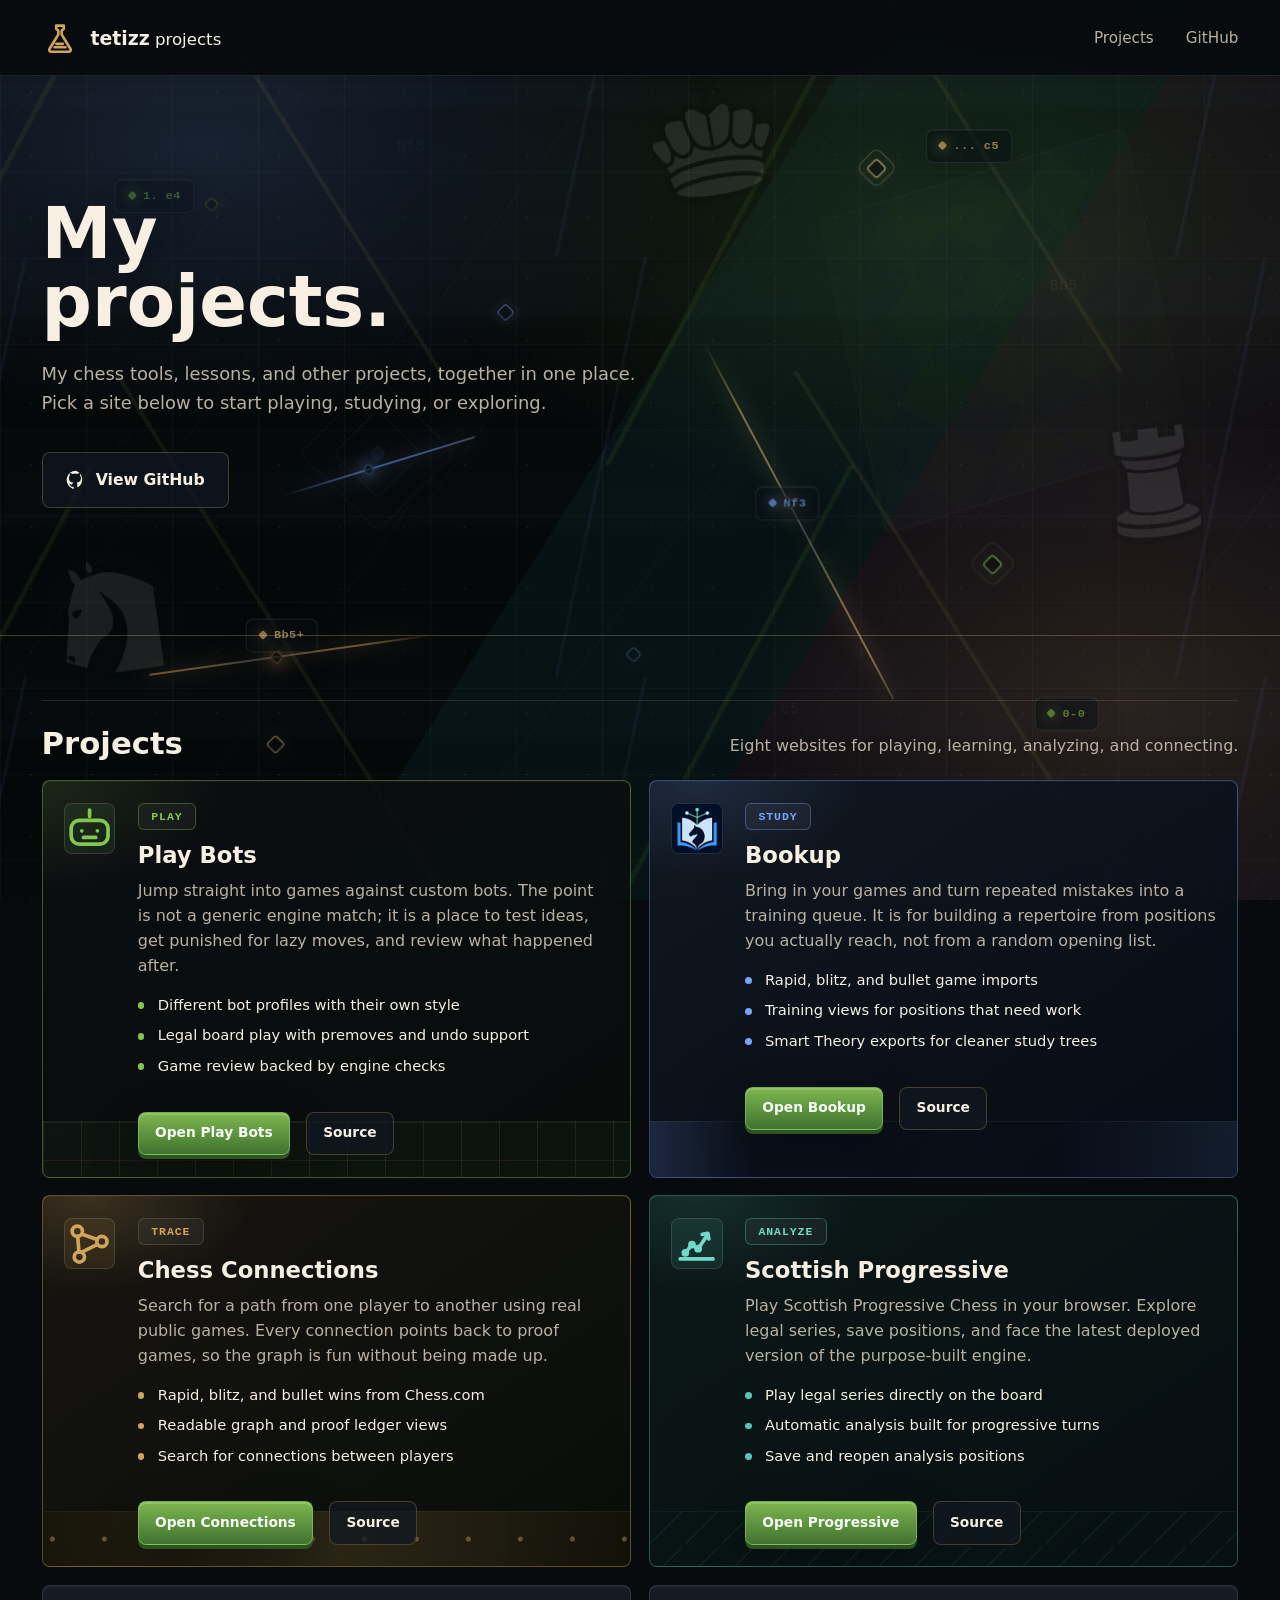
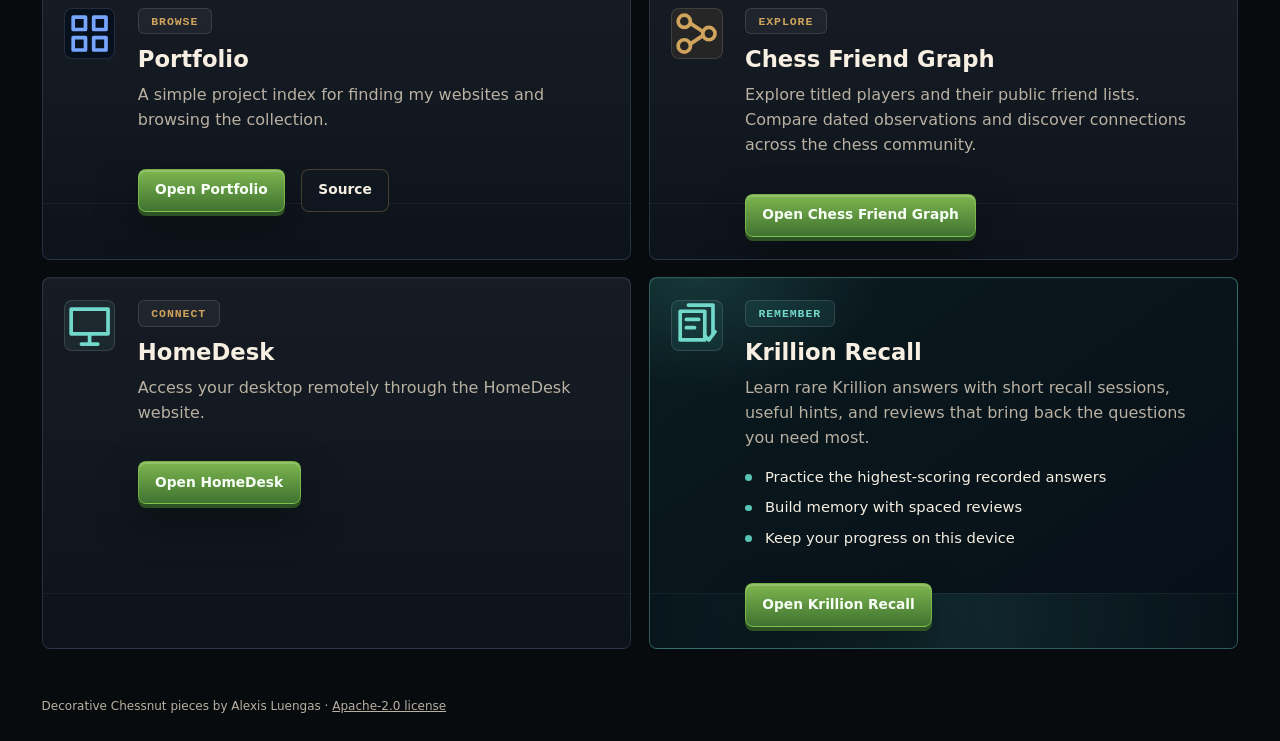
<file: index.html>
<!doctype html>
<html lang="en">
  <head>
    <meta charset="utf-8">
    <meta name="viewport" content="width=device-width, initial-scale=1">
    <meta
      http-equiv="Content-Security-Policy"
      content="default-src 'none'; style-src 'self'; img-src 'self' data:; font-src 'self'; connect-src 'none'; script-src 'none'; object-src 'none'; base-uri 'none'; form-action 'none'; upgrade-insecure-requests"
    >
    <meta name="referrer" content="strict-origin-when-cross-origin">
    <meta name="theme-color" content="#070b0d">
    <meta
      name="description"
      content="Explore tetizz projects for chess practice, game analysis, player connections, beginner lessons, and remote desktop access."
    >
    <title>Home | tetizz</title>
    <meta property="og:title" content="Home | tetizz">
    <meta
      property="og:description"
      content="Eight tetizz websites, together in one place."
    >
    <meta property="og:type" content="website">
    <meta property="og:url" content="https://tetizz-home.pages.dev/">
    <meta name="twitter:card" content="summary">
    <meta
      name="twitter:description"
      content="Eight tetizz websites, together in one place."
    >
    <link rel="canonical" href="https://tetizz-home.pages.dev/">
    <link rel="icon" href="favicon.svg" type="image/svg+xml">
    <link rel="stylesheet" href="styles.css?v=original-home-20260905">
  </head>
  <body>
    <a class="skip-link" href="#projects">Skip to projects</a>

    <div class="live-background" aria-hidden="true">
      <div class="live-board"></div>
      <div class="live-routes">
        <span class="route route-a"></span>
        <span class="route route-b"></span>
        <span class="route route-c"></span>
        <span class="route route-d"></span>
      </div>
      <div class="live-signals">
        <span class="signal signal-1"></span>
        <span class="signal signal-2"></span>
        <span class="signal signal-3"></span>
        <span class="signal signal-4"></span>
        <span class="signal signal-5"></span>
        <span class="signal signal-6"></span>
      </div>
      <div class="live-coordinates">
        <span>e4</span>
        <span>Nf3</span>
        <span>c5</span>
        <span>Bb5</span>
      </div>
      <div class="move-stream">
        <span class="move-chip move-chip-a">1. e4</span>
        <span class="move-chip move-chip-b">... c5</span>
        <span class="move-chip move-chip-c">Nf3</span>
        <span class="move-chip move-chip-d">Bb5+</span>
        <span class="move-chip move-chip-e">0-0</span>
      </div>
      <div class="piece-ghosts">
        <span class="piece-ghost piece-king" data-piece="king">
          <img src="assets/pieces/chessnut/wK.svg" alt="" width="800" height="800" draggable="false">
        </span>
        <span class="piece-ghost piece-knight" data-piece="knight">
          <img src="assets/pieces/chessnut/wN.svg" alt="" width="800" height="800" draggable="false">
        </span>
        <span class="piece-ghost piece-rook" data-piece="rook">
          <img src="assets/pieces/chessnut/wR.svg" alt="" width="800" height="800" draggable="false">
        </span>
      </div>
      <div class="analysis-rings">
        <span class="analysis-ring ring-a"></span>
        <span class="analysis-ring ring-b"></span>
        <span class="analysis-ring ring-c"></span>
      </div>
    </div>

    <header class="site-header">
      <a class="brand" href="./" aria-label="tetizz chess lab home">
        <span class="brand-mark" aria-hidden="true">
          <svg viewBox="0 0 24 24" role="img">
            <path d="M9.5 3.75h5v2.2l-1.35 1.1v2.7l5.8 9.45a1.3 1.3 0 0 1-1.1 1.98H6.15a1.3 1.3 0 0 1-1.1-1.98l5.8-9.45v-2.7L9.5 5.95v-2.2Z"></path>
            <path d="M9.55 15.9h4.35M8.35 18.15h7.3"></path>
          </svg>
        </span>
        <span><strong>tetizz</strong> projects</span>
      </a>
      <nav class="nav-links" aria-label="Main navigation">
        <a href="#projects">Projects</a>
        <a href="https://github.com/tetizz" target="_blank" rel="noreferrer">GitHub</a>
      </nav>
    </header>

    <main>
      <section class="hero" aria-labelledby="hero-title">
        <div class="hero-copy">
          <h1 id="hero-title">
            <span>My</span>
            <span>projects.</span>
          </h1>
          <p>
            My chess tools, lessons, and other projects, together in one place.
            Pick a site below to start playing, studying, or exploring.
          </p>
          <div class="hero-actions">
            <a class="button secondary" href="https://github.com/tetizz/Home" target="_blank" rel="noreferrer">
              <span aria-hidden="true">
                <svg viewBox="0 0 24 24" role="img">
                  <path d="M12 .75a11.25 11.25 0 0 0-3.56 21.92c.56.1.77-.24.77-.54v-1.96c-3.12.68-3.78-1.33-3.78-1.33-.51-1.29-1.25-1.64-1.25-1.64-1.02-.7.08-.69.08-.69 1.13.08 1.72 1.16 1.72 1.16 1 .1 1.55-.78 1.93-1.13.08-.72.39-1.21.71-1.49-2.49-.28-5.1-1.25-5.1-5.55 0-1.23.44-2.23 1.16-3.02-.12-.28-.5-1.43.11-2.98 0 0 .95-.3 3.1 1.15a10.68 10.68 0 0 1 5.64 0c2.15-1.45 3.09-1.15 3.09-1.15.62 1.55.23 2.7.12 2.98.72.79 1.15 1.79 1.15 3.02 0 4.31-2.62 5.26-5.12 5.54.4.35.76 1.03.76 2.08v3c0 .3.2.65.78.54A11.25 11.25 0 0 0 12 .75Z"></path>
                </svg>
              </span>
              View GitHub
            </a>
          </div>
        </div>
      </section>

      <section class="projects-section" id="projects" tabindex="-1" aria-labelledby="projects-title">
        <div class="section-heading">
          <h2 id="projects-title">Projects</h2>
          <p>Eight websites for playing, learning, analyzing, and connecting.</p>
        </div>

        <div class="project-grid">
          <article class="project-card play-card">
            <div class="project-icon bot" aria-hidden="true">
              <svg viewBox="0 0 24 24" role="img">
                <path d="M12 3v3M7 8h10a4 4 0 0 1 4 4v3.6a4 4 0 0 1-4 4H7a4 4 0 0 1-4-4V12a4 4 0 0 1 4-4Z"></path>
                <path d="M8.2 13.1h.01M15.8 13.1h.01M9 16.3h6"></path>
              </svg>
            </div>
            <div>
              <span class="project-token">Play</span>
              <h3>Play Bots</h3>
              <p>
                Jump straight into games against custom bots. The point is not
                a generic engine match; it is a place to test ideas, get punished
                for lazy moves, and review what happened after.
              </p>
              <ul class="feature-list" role="list">
                <li>Different bot profiles with their own style</li>
                <li>Legal board play with premoves and undo support</li>
                <li>Game review backed by engine checks</li>
              </ul>
              <div class="project-actions">
                <a class="button small primary" href="https://tetizz-home.pages.dev/play">Open Play Bots</a>
                <a class="button small secondary" href="https://github.com/tetizz/Play" target="_blank" rel="noreferrer">Source</a>
              </div>
            </div>
          </article>

          <article class="project-card bookup-card">
            <div class="project-icon book" aria-hidden="true">
              <img src="assets/brands/bookup-mark.png" alt="" width="256" height="256" loading="lazy" decoding="async">
            </div>
            <div>
              <span class="project-token">Study</span>
              <h3>Bookup</h3>
              <p>
                Bring in your games and turn repeated mistakes into a training
                queue. It is for building a repertoire from positions you
                actually reach, not from a random opening list.
              </p>
              <ul class="feature-list" role="list">
                <li>Rapid, blitz, and bullet game imports</li>
                <li>Training views for positions that need work</li>
                <li>Smart Theory exports for cleaner study trees</li>
              </ul>
              <div class="project-actions">
                <a class="button small primary" href="https://tetizz-home.pages.dev/bookup">Open Bookup</a>
                <a class="button small secondary" href="https://github.com/tetizz/Bookup" target="_blank" rel="noreferrer">Source</a>
              </div>
            </div>
          </article>

          <article class="project-card connections-card">
            <div class="project-icon graph" aria-hidden="true">
              <svg viewBox="0 0 24 24" role="img">
                <path d="M6 8.5a2.5 2.5 0 1 0 0-5 2.5 2.5 0 0 0 0 5ZM18 13.5a2.5 2.5 0 1 0 0-5 2.5 2.5 0 0 0 0 5ZM7 21a2.5 2.5 0 1 0 0-5 2.5 2.5 0 0 0 0 5Z"></path>
                <path d="m8.35 7.45 7.3 2.6M7.95 16.25l7.9-3.9M6.2 8.5l.6 7.5"></path>
              </svg>
            </div>
            <div>
              <span class="project-token">Trace</span>
              <h3>Chess Connections</h3>
              <p>
                Search for a path from one player to another using real public
                games. Every connection points back to proof games, so the graph
                is fun without being made up.
              </p>
              <ul class="feature-list" role="list">
                <li>Rapid, blitz, and bullet wins from Chess.com</li>
                <li>Readable graph and proof ledger views</li>
                <li>Search for connections between players</li>
              </ul>
              <div class="project-actions">
                <a class="button small primary" href="https://tetizz-home.pages.dev/connections">Open Connections</a>
                <a class="button small secondary" href="https://github.com/tetizz/Connections" target="_blank" rel="noreferrer">Source</a>
              </div>
            </div>
          </article>

          <article class="project-card progressive-card">
            <div class="project-icon analysis" aria-hidden="true">
              <svg viewBox="0 0 24 24" role="img">
                <path d="M4 19.5h16M6.5 16.5l3.25-4 3 2 4.75-7"></path>
                <path d="m14.75 7.5 2.75-.5.5 2.75"></path>
                <circle cx="6.5" cy="16.5" r="1"></circle>
                <circle cx="9.75" cy="12.5" r="1"></circle>
                <circle cx="12.75" cy="14.5" r="1"></circle>
              </svg>
            </div>
            <div>
              <span class="project-token">Analyze</span>
              <h3>Scottish Progressive</h3>
              <p>
                Play Scottish Progressive Chess in your browser. Explore legal
                series, save positions, and face the latest deployed version
                of the purpose-built engine.
              </p>
              <ul class="feature-list" role="list">
                <li>Play legal series directly on the board</li>
                <li>Automatic analysis built for progressive turns</li>
                <li>Save and reopen analysis positions</li>
              </ul>
              <div class="project-actions">
                <a class="button small primary" href="https://tetizz-home.pages.dev/progressive">Open Progressive</a>
                <a class="button small secondary" href="https://github.com/tetizz/progressive" target="_blank" rel="noreferrer">Source</a>
              </div>
            </div>
          </article>
          <article class="project-card portfolio-card">
            <div class="project-icon book" aria-hidden="true">
              <svg viewBox="0 0 24 24" role="img"><path d="M4 4h6v6H4ZM14 4h6v6h-6ZM4 14h6v6H4ZM14 14h6v6h-6Z"></path></svg>
            </div>
            <div>
              <span class="project-token">Browse</span>
              <h3>Portfolio</h3>
              <p>A simple project index for finding my websites and browsing the collection.</p>
              <div class="project-actions">
                <a class="button small primary" href="https://tetizz-home.pages.dev/portfolio">Open Portfolio</a>
                <a class="button small secondary" href="https://github.com/tetizz/tetizz.github.io" target="_blank" rel="noreferrer">Source</a>
              </div>
            </div>
          </article>

          <article class="project-card friends-card">
            <div class="project-icon graph" aria-hidden="true">
              <svg viewBox="0 0 24 24" role="img"><circle cx="6" cy="6" r="3"></circle><circle cx="18" cy="12" r="3"></circle><circle cx="6" cy="18" r="3"></circle><path d="m9 7 6 4M9 17l6-4"></path></svg>
            </div>
            <div>
              <span class="project-token">Explore</span>
              <h3>Chess Friend Graph</h3>
              <p>Explore titled players and their public friend lists. Compare dated observations and discover connections across the chess community.</p>
              <div class="project-actions">
                <a class="button small primary" href="https://tetizz-home.pages.dev/graph">Open Chess Friend Graph</a>
              </div>
            </div>
          </article>

          <article class="project-card desk-card">
            <div class="project-icon analysis" aria-hidden="true">
              <svg viewBox="0 0 24 24" role="img"><path d="M3 4h18v12H3ZM8 21h8M12 16v5"></path></svg>
            </div>
            <div>
              <span class="project-token">Connect</span>
              <h3>HomeDesk</h3>
              <p>Access your desktop remotely through the HomeDesk website.</p>
              <div class="project-actions">
                <a class="button small primary" href="https://tetizz-home.pages.dev/desk">Open HomeDesk</a>
              </div>
            </div>
          </article>
          <article class="project-card krillion-card">
            <div class="project-icon recall" aria-hidden="true">
              <svg viewBox="0 0 24 24" role="img"><path d="M4 5h12v14H4ZM8 2h12v14M7 9h6M7 13h4"></path><path d="m16 17 2 2 3-4"></path></svg>
            </div>
            <div>
              <span class="project-token">Remember</span>
              <h3>Krillion Recall</h3>
              <p>Learn rare Krillion answers with short recall sessions, useful hints, and reviews that bring back the questions you need most.</p>
              <ul class="feature-list" role="list">
                <li>Practice the highest-scoring recorded answers</li>
                <li>Build memory with spaced reviews</li>
                <li>Keep your progress on this device</li>
              </ul>
              <div class="project-actions">
                <a class="button small primary" href="https://tetizz-home.pages.dev/krillion/">Open Krillion Recall</a>
              </div>
            </div>
          </article>
        </div>
      </section>
    </main>
    <footer class="art-credit">
      Decorative Chessnut pieces by Alexis Luengas ·
      <a href="assets/pieces/chessnut/LICENSE.txt">Apache-2.0 license</a>
    </footer>
  </body>
</html>
</file>
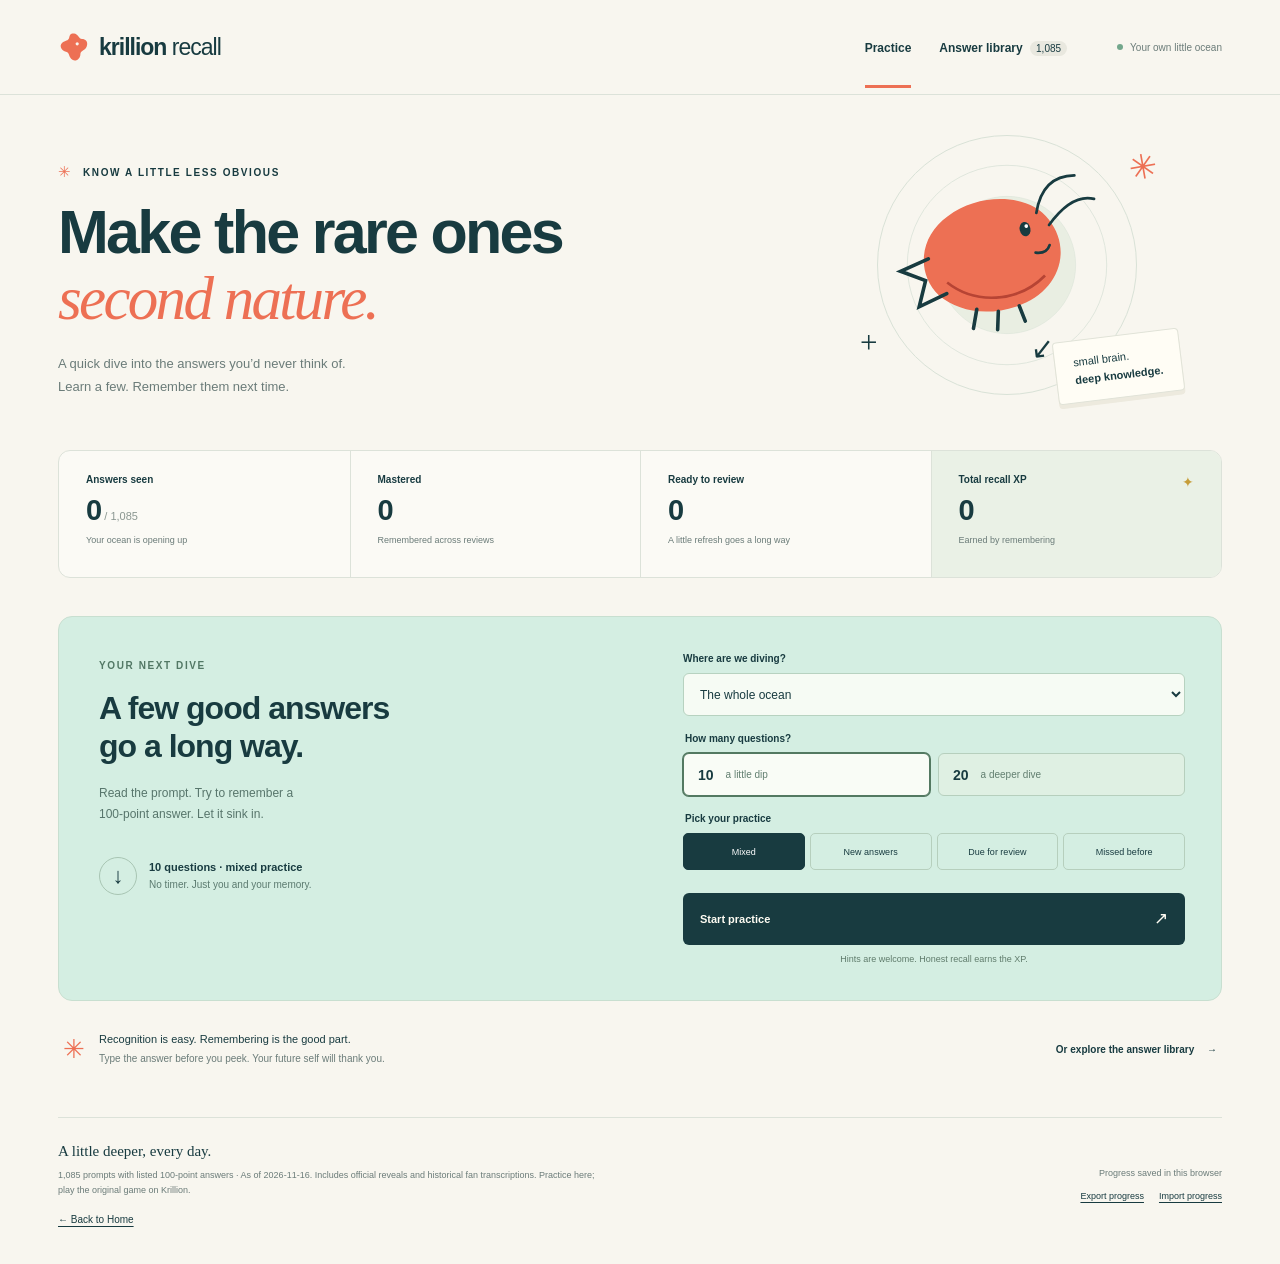
<file: krillion/index.html>
<!doctype html>
<html lang="en">
<head><meta charset="utf-8"><meta name="viewport" content="width=device-width, initial-scale=1"><meta name="theme-color" content="#f8f6ef"><meta name="description" content="Learn One in a Krillion answers with quick recall practice and spaced review."><title>Krillion Recall — a little deeper, every day</title><link rel="stylesheet" href="./styles.css"></head>
<body>
<a class="skip-link" href="#main">Skip to practice</a>
<header class="site-header"><div class="header-inner"><a class="wordmark" href="#home" aria-label="Krillion Recall home"><svg class="brand-symbol" viewBox="0 0 40 40" aria-hidden="true"><path d="M20 3C25 3 26 10 30 10S38 13 36 19s-8 5-8 10-5 10-10 7-3-9-8-10S1 19 5 15s8-2 9-7 3-5 6-5Z" fill="currentColor"/><circle cx="24" cy="16" r="2" fill="#f8f6ef"/></svg><span>krillion<span class="wordmark-light"> recall</span></span></a><nav aria-label="Main navigation"><a id="practice-nav" href="#home">Practice</a><a id="library-nav" href="#library">Answer library <span id="nav-count"></span></a></nav><span class="private-note"><span></span> Your own little ocean</span></div></header>
<main id="main" tabindex="-1">
<div id="storage-warning" class="notice" role="status" hidden></div>
<section id="home-view" class="view page-width">
<div class="hero"><div class="hero-copy"><p class="eyebrow"><span class="small-star">✳</span> KNOW A LITTLE LESS OBVIOUS</p><h1>Make the rare ones<br><em>second nature.</em></h1><p class="hero-description">A quick dive into the answers you’d never think of.<br class="desktop-break"> Learn a few. Remember them next time.</p></div><div class="hero-art" aria-hidden="true"><div class="art-orbit orbit-one"></div><div class="art-orbit orbit-two"></div><div class="art-orbit orbit-three"></div><span class="art-spark spark-one">✳</span><span class="art-spark spark-two">+</span><svg class="krill-art" viewBox="0 0 300 210"><path d="M73 135c-20-30-7-69 28-84 42-19 94-5 109 27 20 41-8 82-55 87-35 4-65-8-82-30Z" fill="#ed7054"/><path d="M85 123c25 30 72 39 108 15" stroke="#b74434" stroke-width="3" fill="none"/><path d="m82 135-33 8 13-27-25-16 33-7M111 159l-8 20m31-13-5 20m29-21 3 18" stroke="#183b40" stroke-width="4" stroke-linecap="round" fill="none"/><path d="M198 68q15-39 50-32m-39 48q32-29 55-18" stroke="#183b40" stroke-width="3" fill="none" stroke-linecap="round"/><ellipse cx="182" cy="83" rx="6" ry="8" fill="#183b40"/><circle cx="184" cy="80" r="2" fill="#fff"/><path d="M188 111q12 4 17-5" stroke="#183b40" stroke-width="3" fill="none" stroke-linecap="round"/></svg><div class="art-label">small brain.<br><strong>deep knowledge.</strong><span>↙</span></div></div></div>
<div class="stats-grid" aria-label="Your learning progress"><div class="stat"><span class="stat-label">Answers seen</span><strong id="stat-seen">0<span> / 1,085</span></strong><span class="stat-detail">Your ocean is opening up</span></div><div class="stat"><span class="stat-label">Mastered</span><strong id="stat-mastered">0</strong><span class="stat-detail">Remembered across reviews</span></div><div class="stat"><span class="stat-label">Ready to review</span><strong id="stat-due">0</strong><span class="stat-detail">A little refresh goes a long way</span></div><div class="stat xp-stat"><span class="stat-label">Total recall XP <span>✦</span></span><strong id="stat-xp">0</strong><span class="stat-detail">Earned by remembering</span></div></div>
<section class="practice-setup" aria-labelledby="practice-title"><div class="setup-intro"><p class="eyebrow">YOUR NEXT DIVE</p><h2 id="practice-title">A few good answers<br> go a long way.</h2><p>Read the prompt. Try to remember a<br class="desktop-break"> 100-point answer. Let it sink in.</p><div class="session-preview"><span class="preview-mark">↓</span><div><strong id="session-preview">10 questions · mixed practice</strong><small>No timer. Just you and your memory.</small></div></div></div><form id="setup-form" class="setup-form"><div class="setup-top"><label class="field-label" for="mode-select">Where are we diving?</label><select id="mode-select" name="mode"><option value="All">The whole ocean</option><option>Daily</option><option>Endless</option><option>Movies</option><option>Sports</option><option>Geography</option><option>Lexicon</option></select></div><fieldset><legend>How many questions?</legend><div class="round-options"><label><input type="radio" name="rounds" value="10" checked><span>10 <small>a little dip</small></span></label><label><input type="radio" name="rounds" value="20"><span>20 <small>a deeper dive</small></span></label></div></fieldset><fieldset><legend>Pick your practice</legend><div class="deck-options"><label><input type="radio" name="deck" value="mixed" checked><span>Mixed</span></label><label><input type="radio" name="deck" value="new"><span>New answers</span></label><label><input type="radio" name="deck" value="review"><span>Due for review</span></label><label><input type="radio" name="deck" value="missed"><span>Missed before</span></label></div></fieldset><button id="start-button" class="button button-dark button-wide" type="submit">Start practice <span aria-hidden="true">↗</span></button><p class="setup-footnote">Hints are welcome. Honest recall earns the XP.</p><p id="empty-deck" class="empty-deck" role="status" hidden></p></form></section>
<div class="bottom-note"><span class="note-spark">✳</span><p>Recognition is easy. Remembering is the good part.<br><span>Type the answer before you peek. Your future self will thank you.</span></p><a href="#library">Or explore the answer library <span aria-hidden="true">→</span></a></div>
</section>
<section id="library-view" class="view page-width" hidden><div class="view-heading"><div><p class="eyebrow">THE ANSWER LIBRARY</p><h1>A little <em>deep knowledge.</em></h1><p>Browse the prompts. Keep the answers a surprise until you’re ready.</p></div><a class="button button-light" href="#home">Back to practice <span aria-hidden="true">↗</span></a></div><div class="library-toolbar"><label class="search-wrap"><svg viewBox="0 0 24 24" aria-hidden="true"><circle cx="10.5" cy="10.5" r="6.5" fill="none" stroke="currentColor" stroke-width="1.7"/><path d="m16 16 5 5" stroke="currentColor" stroke-width="1.7"/></svg><input id="library-search" type="search" aria-label="Search questions and answers" placeholder="Search a prompt or an answer…" autocomplete="off"></label><select id="library-mode" aria-label="Filter library by mode"><option value="All">All modes</option><option>Daily</option><option>Endless</option><option>Movies</option><option>Sports</option><option>Geography</option><option>Lexicon</option></select><span id="library-count" role="status"></span></div><div id="library-list" class="library-grid"></div><button id="load-more" class="button button-light load-more" type="button">Show more prompts <span aria-hidden="true">↓</span></button></section>
<section id="session-view" class="view session-width" hidden><div class="session-topline"><button id="leave-session" class="text-button" type="button">← Back to practice</button><span id="session-position"></span></div><div class="session-progress" role="progressbar" aria-label="Practice progress" aria-valuemin="0" aria-valuemax="100" aria-valuenow="0"><span id="session-progress-fill"></span></div><article class="recall-card"><div class="card-meta"><span id="card-mode" class="mode-tag"></span><span id="repeat-label" hidden>A little encore</span><span class="point-tag">100 POINTS <span aria-hidden="true">✦</span></span></div><p class="eyebrow prompt-eyebrow">LET’S SEE WHAT STUCK</p><h1 id="card-question"></h1><form id="answer-form"><label class="field-label" for="answer-input">Your One in a Krillion answer</label><div class="answer-input-wrap"><input id="answer-input" type="text" placeholder="Something wonderfully uncommon…" autocomplete="off" autocapitalize="none" spellcheck="false" maxlength="300" required><span aria-hidden="true">↵</span></div><p id="hint-text" class="hint-text" hidden></p><div id="answer-actions" class="answer-actions"><button id="hint-button" class="button button-light" type="button">A little hint <span aria-hidden="true">✳</span></button><button id="reveal-button" class="text-button" type="button">Show me the answer</button><button id="check-button" class="button button-dark" type="submit">Check answer <span aria-hidden="true">→</span></button></div></form><section id="feedback" class="feedback" aria-live="polite" aria-atomic="true" hidden></section><div id="graded-actions" class="graded-actions" hidden><button id="next-button" class="button button-dark" type="button">Next question <span aria-hidden="true">→</span></button><span class="keyboard-note">or press Enter</span></div><details id="card-source" class="source-details"><summary>About this prompt</summary><div id="card-source-content"></div></details></article><div class="session-bottom"><span><span class="little-dot"></span> No rush. Take a breath.</span><span id="session-xp">0 XP this dive</span></div></section>
<section id="summary-view" class="view summary-width" hidden><p class="eyebrow">BACK AT THE SURFACE</p><span class="summary-star" aria-hidden="true">✳</span><h1 id="summary-title">That’s a little<br><em>more you know.</em></h1><p id="summary-description"></p><div class="summary-stats"><div><strong id="summary-clean">0</strong><span>First-try recalls</span></div><div><strong id="summary-assisted">0</strong><span>With a little help</span></div><div><strong id="summary-missed">0</strong><span>Still learning</span></div><div><strong id="summary-xp">0</strong><span>Recall XP earned</span></div></div><div id="summary-repeats" class="summary-repeat-note"></div><div class="summary-actions"><button id="review-missed" class="button button-dark" type="button">Practice these again <span aria-hidden="true">↗</span></button><button id="new-round" class="button button-light" type="button">A new dive <span aria-hidden="true">→</span></button></div><button id="summary-home" class="text-button" type="button">Back to your ocean</button></section>
</main>
<footer class="site-footer page-width"><div><strong>A little deeper, every day.</strong><p id="source-footer"></p><a class="home-link" href="https://tetizz-home.pages.dev/">← Back to Home</a></div><div class="progress-tools"><span id="save-status">Progress saved in this browser</span><button id="export-progress" type="button">Export progress</button><label class="import-label" for="import-progress">Import progress<input id="import-progress" type="file" accept="application/json,.json"></label></div></footer>
<script type="module" src="./app.js"></script>
</body></html>
</file>
<file: styles.css>
:root {
  --bg: #070b0d;
  --bg-2: #0d141c;
  --surface: #111821;
  --surface-strong: #171c17;
  --surface-warm: #191610;
  --line: rgba(139, 171, 224, 0.16);
  --line-strong: rgba(240, 201, 119, 0.36);
  --text: #f6efe2;
  --muted: #b9b0a2;
  --dim: #8f9cac;
  --green: #85c74e;
  --green-2: #496a46;
  --blue: #76a5ff;
  --brass: #d0a45c;
  --amber: #f0c977;
  --wood: #9c693b;
  --maroon: #211215;
  --mono: "Cascadia Mono", "JetBrains Mono", Consolas, monospace;
  --shadow: 0 24px 80px rgba(0, 0, 0, 0.46);
  color-scheme: dark;
  font-family:
    Inter, ui-sans-serif, system-ui, -apple-system, BlinkMacSystemFont, "Segoe UI",
    sans-serif;
}

* {
  box-sizing: border-box;
}

html {
  scroll-behavior: smooth;
  scroll-padding-top: 6rem;
}

body {
  position: relative;
  margin: 0;
  min-width: 0;
  overflow-x: hidden;
  background: #070b0d;
  color: var(--text);
}

body::before {
  content: "";
  position: fixed;
  inset: 76px 0 auto;
  z-index: 0;
  height: 38vh;
  pointer-events: none;
  background:
    linear-gradient(90deg, transparent 0 49.8%, rgba(240, 201, 119, 0.055) 49.8% 50.2%, transparent 50.2%),
    linear-gradient(transparent 0 49.8%, rgba(240, 201, 119, 0.04) 49.8% 50.2%, transparent 50.2%);
  background-size: 76px 76px;
  -webkit-mask-image: linear-gradient(to bottom, rgba(0, 0, 0, 0.72), transparent 86%);
  mask-image: linear-gradient(to bottom, rgba(0, 0, 0, 0.72), transparent 86%);
  opacity: 0.5;
}

.live-background {
  position: fixed;
  inset: 0;
  z-index: 0;
  overflow: hidden;
  pointer-events: none;
  background:
    radial-gradient(760px 420px at 16% 16%, rgba(118, 165, 255, 0.16), transparent 66%),
    radial-gradient(860px 480px at 74% 24%, rgba(133, 199, 78, 0.13), transparent 62%),
    radial-gradient(620px 460px at 88% 78%, rgba(208, 164, 92, 0.12), transparent 64%),
    linear-gradient(90deg, rgba(255, 255, 255, 0.03) 1px, transparent 1px) 0 0 / 86px 86px,
    linear-gradient(rgba(255, 255, 255, 0.022) 1px, transparent 1px) 0 0 / 86px 86px,
    linear-gradient(122deg, #050809 0 48%, rgba(6, 19, 20, 0.94) 48% 66%, rgba(20, 15, 22, 0.78) 66% 100%);
  animation: ambientShift 30s linear infinite;
}

.live-background::before {
  content: "";
  position: absolute;
  inset: -22% -10%;
  background:
    linear-gradient(118deg, transparent 0 34%, rgba(133, 199, 78, 0.14) 34.15% 34.48%, transparent 34.8% 100%),
    linear-gradient(58deg, transparent 0 60%, rgba(240, 201, 119, 0.12) 60.12% 60.38%, transparent 60.72% 100%),
    linear-gradient(102deg, transparent 0 47%, rgba(118, 165, 255, 0.1) 47.12% 47.38%, transparent 47.75% 100%),
    repeating-linear-gradient(126deg, transparent 0 104px, rgba(255, 255, 255, 0.034) 105px 106px, transparent 107px 220px);
  background-size:
    760px 460px,
    680px 520px,
    620px 420px,
    560px 560px;
  background-position:
    -8vw 24vh,
    52vw 7vh,
    36vw 52vh,
    0 0;
  opacity: 0.64;
  -webkit-mask-image: linear-gradient(to bottom, transparent 0, #000 10%, #000 90%, transparent 100%);
  mask-image: linear-gradient(to bottom, transparent 0, #000 10%, #000 90%, transparent 100%);
  animation: lightDrift 19s ease-in-out infinite alternate;
}

.live-background::after {
  content: "";
  position: absolute;
  inset: 0;
  background:
    radial-gradient(circle, rgba(240, 201, 119, 0.13) 0 1px, transparent 1.6px) 0 0 / 62px 62px,
    linear-gradient(100deg, transparent 0 38%, rgba(255, 255, 255, 0.048) 45%, transparent 52% 100%),
    linear-gradient(180deg, transparent 0, rgba(118, 165, 255, 0.044) 49%, transparent 53% 100%);
  background-size:
    62px 62px,
    240% 100%,
    100% 210px;
  opacity: 0.33;
  mix-blend-mode: screen;
  animation: scanMove 10s linear infinite;
}

.live-board {
  position: absolute;
  right: clamp(2rem, 9vw, 13rem);
  top: clamp(8rem, 19vh, 15rem);
  width: clamp(250px, 25vw, 390px);
  aspect-ratio: 1;
  border: 1px solid rgba(240, 201, 119, 0.18);
  border-radius: 8px;
  background:
    linear-gradient(90deg, rgba(255, 255, 255, 0.07) 1px, transparent 1px) 0 0 / 12.5% 12.5%,
    linear-gradient(rgba(255, 255, 255, 0.055) 1px, transparent 1px) 0 0 / 12.5% 12.5%,
    repeating-conic-gradient(
      from 45deg,
      rgba(133, 199, 78, 0.12) 0 25%,
      rgba(118, 165, 255, 0.075) 0 50%
    ) 0 0 / 25% 25%,
    rgba(8, 13, 16, 0.36);
  box-shadow:
    inset 0 0 0 1px rgba(255, 255, 255, 0.04),
    0 28px 90px rgba(0, 0, 0, 0.24);
  opacity: 0.2;
  transform: rotate(-17deg) skewX(-5deg);
  -webkit-mask-image: linear-gradient(100deg, rgba(0, 0, 0, 0.24), #000 24% 70%, rgba(0, 0, 0, 0.14));
  mask-image: linear-gradient(100deg, rgba(0, 0, 0, 0.24), #000 24% 70%, rgba(0, 0, 0, 0.14));
  animation: boardFloat 17s ease-in-out infinite;
}

.live-board::before,
.live-board::after {
  content: "";
  position: absolute;
  pointer-events: none;
}

.live-board::before {
  inset: 9%;
  border: 1px solid rgba(255, 255, 255, 0.1);
  background:
    linear-gradient(90deg, transparent 0 48%, rgba(133, 199, 78, 0.16) 48.2% 48.7%, transparent 49% 100%),
    linear-gradient(0deg, transparent 0 62%, rgba(240, 201, 119, 0.13) 62.2% 62.7%, transparent 63% 100%);
  animation: boardFocus 5.4s ease-in-out infinite;
}

.live-board::after {
  inset: 28%;
  border: 1px solid rgba(240, 201, 119, 0.18);
  background:
    radial-gradient(circle at 34% 42%, rgba(133, 199, 78, 0.24) 0 4px, transparent 5px),
    radial-gradient(circle at 66% 58%, rgba(118, 165, 255, 0.18) 0 4px, transparent 5px);
  animation: boardFocus 4.2s ease-in-out infinite reverse;
}

.live-routes {
  position: absolute;
  inset: 0;
}

.route {
  --route-travel: clamp(260px, 34vw, 560px);
  position: absolute;
  height: 2px;
  width: var(--route-travel);
  border-radius: 999px;
  transform-origin: left center;
  opacity: 0.48;
  filter: drop-shadow(0 0 9px currentColor);
}

.route::before {
  content: "";
  position: absolute;
  inset: 0;
  background: linear-gradient(90deg, transparent, currentColor 18% 32%, rgba(255, 255, 255, 0.42) 50%, currentColor 68% 82%, transparent);
  animation: routeFlow 4.8s linear infinite;
}

.route::after {
  content: "";
  position: absolute;
  top: 50%;
  left: 0;
  width: 0.55rem;
  height: 0.55rem;
  border: 1px solid currentColor;
  border-radius: 2px;
  background: rgba(7, 11, 13, 0.64);
  box-shadow: 0 0 16px currentColor;
  animation: routePacket 4.8s linear infinite;
}

.route-a {
  left: 12vw;
  top: 30vh;
  color: var(--green);
  transform: rotate(11deg);
}

.route-b {
  left: 22vw;
  top: 55vh;
  color: var(--blue);
  transform: rotate(-17deg);
}

.route-c {
  left: 55vw;
  top: 38vh;
  color: var(--amber);
  transform: rotate(62deg);
}

.route-d {
  left: 6vw;
  top: 76vh;
  --route-travel: min(28vw, 380px);
  color: var(--brass);
  transform: rotate(-8deg);
}

.route-b::before,
.route-b::after {
  animation-delay: -1s;
}

.route-c::before,
.route-c::after {
  animation-delay: -2s;
}

.route-d::before,
.route-d::after {
  animation-delay: -2.7s;
}

.signal {
  position: absolute;
  width: 0.82rem;
  height: 0.82rem;
  border: 1px solid currentColor;
  border-radius: 3px;
  background: rgba(7, 11, 13, 0.62);
  box-shadow: 0 0 18px rgba(255, 255, 255, 0.08);
  transform: rotate(45deg) scale(0.9);
  opacity: 0.66;
  animation: signalBlink 3.8s ease-in-out infinite;
}

.signal::before {
  content: "";
  position: absolute;
  inset: -0.48rem;
  border: 1px solid currentColor;
  border-radius: 6px;
  opacity: 0;
  animation: signalRing 3.8s ease-in-out infinite;
}

.signal-1 {
  left: 16vw;
  top: 22vh;
  color: var(--green);
}

.signal-2 {
  left: 39vw;
  top: 34vh;
  color: var(--blue);
  animation-delay: -0.9s;
}

.signal-2::before {
  animation-delay: -0.9s;
}

.signal-3 {
  left: 68vw;
  top: 18vh;
  color: var(--amber);
  animation-delay: -1.7s;
}

.signal-3::before {
  animation-delay: -1.7s;
}

.signal-4 {
  left: 77vw;
  top: 62vh;
  color: var(--green);
  animation-delay: -2.2s;
}

.signal-4::before {
  animation-delay: -2.2s;
}

.signal-5 {
  left: 21vw;
  top: 82vh;
  color: var(--brass);
  animation-delay: -2.7s;
}

.signal-5::before {
  animation-delay: -2.7s;
}

.signal-6 {
  left: 49vw;
  top: 72vh;
  color: var(--blue);
  animation-delay: -3.3s;
}

.signal-6::before {
  animation-delay: -3.3s;
}

.live-coordinates {
  position: absolute;
  inset: 0;
  color: rgba(246, 239, 226, 0.16);
  font-family: var(--mono);
  font-size: clamp(0.74rem, 1.2vw, 1rem);
}

.live-coordinates span {
  position: absolute;
  animation: coordinateDrift 10s ease-in-out infinite;
}

.live-coordinates span:nth-child(1) {
  left: 9vw;
  top: 48vh;
}

.live-coordinates span:nth-child(2) {
  left: 31vw;
  top: 16vh;
  color: rgba(118, 165, 255, 0.28);
  animation-delay: -2.4s;
}

.live-coordinates span:nth-child(3) {
  left: 61vw;
  top: 79vh;
  color: rgba(133, 199, 78, 0.26);
  animation-delay: -4.2s;
}

.live-coordinates span:nth-child(4) {
  left: 82vw;
  top: 32vh;
  color: rgba(240, 201, 119, 0.26);
  animation-delay: -6s;
}

.move-stream,
.piece-ghosts,
.analysis-rings {
  position: absolute;
  inset: 0;
}

.move-chip {
  position: absolute;
  display: inline-flex;
  min-height: 2.1rem;
  align-items: center;
  justify-content: center;
  padding: 0 0.78rem;
  border: 1px solid rgba(255, 255, 255, 0.11);
  border-radius: 7px;
  color: rgba(246, 239, 226, 0.68);
  background: rgba(8, 14, 18, 0.64);
  box-shadow:
    inset 0 1px rgba(255, 255, 255, 0.06),
    0 12px 34px rgba(0, 0, 0, 0.18);
  font-family: var(--mono);
  font-size: clamp(0.74rem, 0.9vw, 0.95rem);
  font-weight: 760;
  letter-spacing: 0.04em;
  opacity: 0.72;
  transform: translate3d(0, 0, 0);
  animation: moveChipFloat 12s ease-in-out infinite;
}

.move-chip::before {
  content: "";
  width: 0.42rem;
  height: 0.42rem;
  margin-right: 0.48rem;
  border-radius: 2px;
  background: currentColor;
  box-shadow: 0 0 14px currentColor;
  transform: rotate(45deg);
}

.move-chip-a {
  left: 9vw;
  top: 19vh;
  color: rgba(133, 199, 78, 0.82);
}

.move-chip-b {
  left: 72vw;
  top: 14vh;
  color: rgba(240, 201, 119, 0.78);
  animation-delay: -2.1s;
}

.move-chip-c {
  left: 58vw;
  top: 55vh;
  color: rgba(118, 165, 255, 0.78);
  animation-delay: -4.3s;
}

.move-chip-d {
  left: 18vw;
  top: 70vh;
  color: rgba(240, 201, 119, 0.72);
  animation-delay: -6.6s;
}

.move-chip-e {
  left: 80vw;
  top: 78vh;
  color: rgba(133, 199, 78, 0.72);
  animation-delay: -8.4s;
}

.piece-ghost {
  --piece-glow: rgba(255, 255, 255, 0.16);
  --piece-opacity: 0.08;
  position: absolute;
  display: block;
  width: clamp(5rem, 13vw, 14rem);
  line-height: 0;
  transform: rotate(-10deg);
  transform-origin: center;
  animation: pieceGhostDrift 24s ease-in-out infinite;
}

.piece-ghost img {
  display: block;
  width: 100%;
  height: auto;
  opacity: var(--piece-opacity);
  filter: drop-shadow(0 0 46px var(--piece-glow));
  pointer-events: none;
  user-select: none;
}

.piece-king {
  --piece-glow: rgba(133, 199, 78, 0.26);
  --piece-opacity: 0.09;
  left: 49vw;
  top: 6vh;
}

.piece-knight {
  --piece-glow: rgba(118, 165, 255, 0.26);
  --piece-opacity: 0.085;
  left: 3vw;
  top: 58vh;
  animation-delay: -7s;
}

.piece-rook {
  --piece-glow: rgba(240, 201, 119, 0.24);
  --piece-opacity: 0.085;
  right: 2vw;
  top: 42vh;
  animation-delay: -12s;
}

.analysis-ring {
  position: absolute;
  width: clamp(4.8rem, 9vw, 8.5rem);
  aspect-ratio: 1;
  border: 1px solid currentColor;
  border-radius: 8px;
  color: rgba(133, 199, 78, 0.25);
  opacity: 0;
  transform: rotate(45deg) scale(0.65);
  animation: analysisRingPulse 7s ease-in-out infinite;
}

.analysis-ring::before,
.analysis-ring::after {
  content: "";
  position: absolute;
  inset: 21%;
  border: 1px solid currentColor;
  border-radius: 5px;
}

.analysis-ring::after {
  inset: 44%;
  background: currentColor;
}

.ring-a {
  left: 64vw;
  top: 24vh;
}

.ring-b {
  left: 25vw;
  top: 44vh;
  color: rgba(118, 165, 255, 0.23);
  animation-delay: -2.3s;
}

.ring-c {
  left: 74vw;
  top: 63vh;
  color: rgba(240, 201, 119, 0.22);
  animation-delay: -4.8s;
}

a {
  color: inherit;
  text-decoration: none;
}

a:focus-visible {
  outline: 3px solid var(--text);
  outline-offset: 3px;
}

.site-header,
main {
  position: relative;
}

main {
  z-index: 1;
}

.site-header {
  position: sticky;
  top: 0;
  z-index: 10;
  display: flex;
  align-items: center;
  justify-content: space-between;
  gap: 2rem;
  min-height: 76px;
  padding: 0 2.6rem;
  background: rgba(7, 11, 13, 0.9);
  border-bottom: 1px solid var(--line);
  backdrop-filter: blur(18px);
}

.brand {
  display: inline-flex;
  align-items: center;
  gap: 0.8rem;
  color: var(--text);
  font-size: 1.04rem;
  letter-spacing: 0;
}

.brand strong {
  font-size: 1.18rem;
}

.brand-mark {
  display: grid;
  place-items: center;
  width: 2.25rem;
  height: 2.25rem;
  color: var(--brass);
  animation: markPulse 4s ease-in-out infinite;
}

.brand-mark svg,
.project-icon svg,
.button svg {
  width: 100%;
  height: 100%;
  fill: none;
  stroke: currentColor;
  stroke-width: 1.8;
  stroke-linecap: round;
  stroke-linejoin: round;
}

.button svg {
  fill: currentColor;
  stroke: none;
}

.nav-links {
  display: flex;
  align-items: center;
  gap: 2rem;
  color: var(--muted);
  font-size: 0.95rem;
}

.nav-links a {
  position: relative;
  transition: color 160ms ease;
}

.nav-links a::after {
  content: "";
  position: absolute;
  left: 0;
  right: 0;
  bottom: -0.42rem;
  height: 1px;
  background: var(--brass);
  transform: scaleX(0);
  transform-origin: left;
  transition: transform 180ms ease;
}

.nav-links a:hover,
.nav-links a:focus-visible {
  color: var(--brass);
}

.nav-links a:hover::after,
.nav-links a:focus-visible::after {
  transform: scaleX(1);
}

main {
  overflow: hidden;
}

.hero {
  position: relative;
  display: flex;
  align-items: center;
  min-height: min(560px, calc(100vh - 220px));
  max-width: 1500px;
  margin: 0 auto;
  padding: 3.25rem 2.6rem 3.35rem;
  border-bottom: 1px solid rgba(240, 201, 119, 0.26);
}

.hero-copy {
  max-width: 820px;
  position: relative;
  z-index: 1;
  animation: riseIn 620ms ease both;
}

.hero h1 {
  max-width: 680px;
  margin: 0;
  font-size: clamp(3.25rem, 5.5vw, 6.2rem);
  line-height: 0.96;
  font-weight: 820;
  letter-spacing: 0;
  overflow-wrap: break-word;
  text-shadow: 0 10px 30px rgba(0, 0, 0, 0.35);
}

.hero h1 span {
  display: block;
  animation: titleStep 620ms ease both;
}

.hero h1 span:nth-child(2) {
  animation-delay: 90ms;
}

.hero h1 span:nth-child(3) {
  animation-delay: 180ms;
}

.hero p {
  max-width: 620px;
  margin: 1.5rem 0 0;
  color: var(--muted);
  font-size: clamp(1.08rem, 1.4vw, 1.36rem);
  line-height: 1.58;
}

.hero-actions,
.project-actions {
  display: flex;
  align-items: center;
  flex-wrap: wrap;
  gap: 1rem;
  margin-top: 2.2rem;
}

.button {
  display: inline-flex;
  align-items: center;
  justify-content: center;
  gap: 0.62rem;
  min-height: 3.5rem;
  padding: 0 1.45rem;
  border: 1px solid var(--line);
  border-radius: 8px;
  font-weight: 720;
  font-size: 0.98rem;
  line-height: 1;
  transition:
    transform 180ms ease,
    border-color 180ms ease,
    background 180ms ease,
    box-shadow 180ms ease;
}

.button span {
  display: inline-grid;
  place-items: center;
  width: 1.25rem;
  height: 1.25rem;
}

.button.primary {
  background: linear-gradient(180deg, #7fb64f, #3f7331);
  border-color: rgba(133, 199, 78, 0.72);
  color: #f8fff7;
  box-shadow:
    inset 0 2px rgba(255, 255, 255, 0.16),
    0 4px #2d5223,
    0 18px 44px rgba(0, 0, 0, 0.34);
}

.button.secondary {
  background: rgba(17, 24, 33, 0.72);
  border-color: rgba(208, 164, 92, 0.28);
  color: var(--text);
}

.button.small {
  min-height: 2.72rem;
  padding: 0 1.02rem;
  font-size: 0.86rem;
}

.button:hover,
.button:focus-visible {
  transform: translateY(-2px);
  border-color: var(--line-strong);
}

.button.primary:hover,
.button.primary:focus-visible {
  box-shadow:
    inset 0 2px rgba(255, 255, 255, 0.2),
    0 4px #2d5223,
    0 24px 60px rgba(133, 199, 78, 0.2);
}

.projects-section {
  max-width: 1500px;
  margin: 0 auto;
  padding: 4rem 2.6rem 3rem;
}

.section-heading {
  display: flex;
  align-items: end;
  justify-content: space-between;
  gap: 2rem;
  margin-bottom: 1.35rem;
  border-top: 1px solid rgba(240, 201, 119, 0.14);
  padding-top: 1.6rem;
}

.section-heading h2 {
  margin: 0;
  font-size: clamp(1.8rem, 2.4vw, 2.7rem);
  line-height: 1.05;
  letter-spacing: 0;
}

.section-heading p {
  max-width: 560px;
  margin: 0;
  color: var(--muted);
  line-height: 1.6;
}

.project-grid {
  display: grid;
  grid-template-columns: repeat(2, minmax(0, 1fr));
  gap: 1.1rem;
}

.project-card {
  position: relative;
  overflow: hidden;
  display: grid;
  grid-template-columns: 3.4rem 1fr;
  gap: 1.2rem;
  min-height: 100%;
  padding: 1.35rem;
  border: 1px solid rgba(139, 171, 224, 0.18);
  border-radius: 8px;
  background:
    linear-gradient(180deg, rgba(255, 255, 255, 0.04), transparent),
    rgba(17, 24, 33, 0.74);
  box-shadow: inset 0 1px rgba(255, 255, 255, 0.04);
  animation: cardIn 640ms ease both;
  transition:
    transform 180ms ease,
    border-color 180ms ease,
    box-shadow 180ms ease;
}

.project-card::after {
  content: "";
  position: absolute;
  left: 0;
  right: 0;
  bottom: 0;
  height: 3.4rem;
  pointer-events: none;
  border-top: 1px solid rgba(255, 255, 255, 0.06);
  opacity: 0.82;
}

.project-card > * {
  position: relative;
  z-index: 1;
}

.project-card:nth-child(2) {
  animation-delay: 90ms;
}

.project-card:nth-child(3) {
  animation-delay: 180ms;
}

.project-card:nth-child(4) {
  animation-delay: 270ms;
}

.project-card:hover {
  transform: translateY(-6px);
  box-shadow:
    0 22px 70px rgba(0, 0, 0, 0.32),
    inset 0 1px rgba(255, 255, 255, 0.06);
}

.play-card {
  border-color: rgba(133, 199, 78, 0.42);
  background:
    radial-gradient(260px 160px at 0% 0%, rgba(133, 199, 78, 0.14), transparent 70%),
    linear-gradient(145deg, rgba(12, 14, 18, 0.9), rgba(9, 13, 12, 0.88));
}

.play-card::after {
  background:
    linear-gradient(90deg, rgba(156, 105, 59, 0.22) 1px, transparent 1px),
    linear-gradient(rgba(156, 105, 59, 0.16) 1px, transparent 1px),
    rgba(60, 88, 42, 0.12);
  background-size: 38px 38px;
}

.bookup-card {
  border-color: rgba(118, 165, 255, 0.36);
  background:
    radial-gradient(240px 140px at 8% 0%, rgba(118, 165, 255, 0.14), transparent 68%),
    linear-gradient(145deg, rgba(17, 24, 33, 0.94), rgba(8, 13, 20, 0.92));
}

.bookup-card::after {
  background:
    linear-gradient(90deg, rgba(118, 165, 255, 0.2), transparent 18%, transparent 70%, rgba(118, 165, 255, 0.12)),
    rgba(10, 16, 25, 0.72);
}

.connections-card {
  border-color: rgba(208, 164, 92, 0.42);
  background:
    radial-gradient(240px 140px at 8% 0%, rgba(240, 201, 119, 0.16), transparent 68%),
    linear-gradient(145deg, rgba(25, 22, 16, 0.92), rgba(9, 13, 10, 0.9));
}

.connections-card::after {
  background:
    radial-gradient(circle at 18% 50%, rgba(240, 201, 119, 0.42) 0 2px, transparent 3px),
    linear-gradient(90deg, transparent, rgba(240, 201, 119, 0.12), transparent),
    rgba(42, 31, 12, 0.42);
  background-size: 52px 100%, auto, auto;
}

.progressive-card {
  border-color: rgba(87, 196, 182, 0.38);
  background:
    radial-gradient(240px 140px at 8% 0%, rgba(87, 196, 182, 0.13), transparent 68%),
    linear-gradient(145deg, rgba(12, 25, 25, 0.94), rgba(8, 15, 18, 0.92));
}

.progressive-card::after {
  background:
    linear-gradient(135deg, transparent 42%, rgba(87, 196, 182, 0.12) 43% 44%, transparent 45%),
    rgba(8, 25, 25, 0.5);
  background-size: 36px 36px;
}

.project-icon {
  display: grid;
  place-items: center;
  width: 3.2rem;
  height: 3.2rem;
  border: 1px solid rgba(255, 255, 255, 0.12);
  border-radius: 8px;
  color: var(--green);
  background: rgba(114, 216, 121, 0.08);
  transition: transform 180ms ease, color 180ms ease;
}

.project-card:hover .project-icon {
  transform: rotate(-3deg) scale(1.05);
}

.project-icon.book {
  overflow: hidden;
  color: var(--blue);
  background: #07101d;
}

.project-icon.book img {
  display: block;
  width: 100%;
  height: 100%;
  object-fit: cover;
}

.project-icon.graph {
  color: var(--brass);
  background: rgba(240, 182, 75, 0.08);
}

.project-icon.analysis {
  color: #72d8ca;
  background: rgba(87, 196, 182, 0.09);
}

.krillion-card {
  border-color: rgba(87, 196, 182, 0.42);
  background: radial-gradient(260px 160px at 8% 0%, rgba(87, 196, 182, 0.16), transparent 70%), linear-gradient(145deg, rgba(10, 29, 34, 0.94), rgba(8, 15, 24, 0.92));
}

.krillion-card::after {
  background: linear-gradient(90deg, transparent, rgba(87, 196, 182, 0.14), transparent), rgba(8, 25, 30, 0.5);
}

.project-icon.recall,
.krillion-card .project-token {
  color: #72d8ca;
  background: rgba(87, 196, 182, 0.09);
}

.krillion-card .feature-list li::before {
  background: #57c4b6;
}

.project-token {
  display: inline-flex;
  align-items: center;
  min-height: 1.68rem;
  margin-bottom: 0.75rem;
  padding: 0 0.78rem;
  border: 1px solid rgba(255, 255, 255, 0.12);
  border-radius: 6px;
  color: var(--brass);
  background: rgba(255, 255, 255, 0.045);
  font-family: var(--mono);
  font-size: 0.72rem;
  font-weight: 740;
  letter-spacing: 0.08em;
  text-transform: uppercase;
}

.play-card .project-token {
  color: var(--green);
  border-color: rgba(133, 199, 78, 0.35);
}

.bookup-card .project-token {
  color: var(--blue);
  border-color: rgba(118, 165, 255, 0.35);
}

.progressive-card .project-token {
  color: #72d8ca;
  border-color: rgba(87, 196, 182, 0.35);
}

.project-card h3 {
  margin: 0;
  font-size: 1.42rem;
  line-height: 1.15;
  letter-spacing: 0;
}

.project-card p {
  margin: 0.68rem 0 0;
  color: var(--muted);
  line-height: 1.56;
}

.feature-list {
  display: grid;
  gap: 0.62rem;
  margin: 1rem 0 0;
  padding: 0;
  list-style: none;
  color: var(--text);
  font-size: 0.92rem;
  line-height: 1.4;
}

.feature-list li {
  position: relative;
  padding-left: 1.25rem;
}

.feature-list li::before {
  content: "";
  position: absolute;
  left: 0;
  top: 0.48rem;
  width: 0.42rem;
  height: 0.42rem;
  border-radius: 99px;
  background: var(--green);
  animation: dotPulse 2.6s ease-in-out infinite;
}

.bookup-card .feature-list li::before {
  background: var(--blue);
}

.connections-card .feature-list li::before {
  background: var(--brass);
}

.progressive-card .feature-list li::before {
  background: #57c4b6;
}

@media (max-width: 1100px) {
  .hero {
    min-height: auto;
  }

  .hero-copy {
    max-width: 780px;
  }

  .project-grid {
    grid-template-columns: 1fr;
  }

  .project-card {
    grid-template-columns: 3.4rem 1fr;
  }
}

@media (max-width: 720px) {
  .site-header {
    position: static;
    align-items: flex-start;
    flex-direction: column;
    gap: 1rem;
    min-height: 0;
    padding: 1rem 1.1rem;
  }

  .nav-links {
    width: 100%;
    justify-content: flex-start;
    flex-wrap: wrap;
    gap: 1rem 1.8rem;
    font-size: 0.9rem;
  }

  .hero,
  .projects-section {
    padding-left: 1.1rem;
    padding-right: 1.1rem;
    width: 100%;
    max-width: 100%;
  }

  .hero {
    padding-top: 3rem;
  }

  .projects-section {
    padding-top: 1.5rem;
  }

  .hero h1 {
    font-size: clamp(2.45rem, 11vw, 3rem);
    max-width: 100%;
  }

  .hero p {
    max-width: 31ch;
    overflow-wrap: break-word;
  }

  .hero-copy,
  .hero-actions,
  .section-heading,
  .project-grid {
    max-width: 100%;
  }

  .hero-actions,
  .project-actions {
    align-items: stretch;
    flex-direction: column;
    margin-top: 1.6rem;
  }

  .button {
    width: 100%;
  }

  .section-heading {
    align-items: start;
    flex-direction: column;
  }

  .project-card {
    grid-template-columns: 1fr;
  }

  .live-board {
    top: 7rem;
    right: -34vw;
    width: 74vw;
    opacity: 0.12;
  }

  .route {
    --route-travel: 68vw;
    opacity: 0.26;
  }

  .route-c,
  .signal-3,
  .signal-4,
  .move-chip-b,
  .move-chip-d,
  .move-chip-e,
  .piece-rook,
  .analysis-ring {
    display: none;
  }

  .move-chip {
    min-height: 1.72rem;
    padding: 0 0.55rem;
    font-size: 0.68rem;
    opacity: 0.5;
  }

  .move-chip-a {
    left: 52vw;
    top: 15vh;
  }

  .move-chip-c {
    left: 12vw;
    top: 52vh;
  }

  .piece-ghost {
    width: 7rem;
    opacity: 0.6;
  }

  .piece-king {
    left: 45vw;
    top: 22vh;
  }

  .piece-knight {
    left: -6vw;
    top: 65vh;
  }

  .live-coordinates span:nth-child(4) {
    display: none;
  }

  .live-background,
  .live-background::before,
  .live-background::after,
  .live-board,
  .live-board::before,
  .live-board::after,
  .route::before,
  .route::after,
  .signal,
  .signal::before,
  .live-coordinates span,
  .move-chip,
  .piece-ghost,
  .analysis-ring {
    animation: none;
  }
}

@media (prefers-reduced-motion: reduce) {
  *,
  *::before,
  *::after {
    scroll-behavior: auto !important;
    transition: none !important;
    animation: none !important;
  }
}

@keyframes ambientShift {
  from {
    background-position:
      center,
      center,
      0 0,
      0 0,
      0 0;
  }
  to {
    background-position:
      center,
      center,
      74px 37px,
      -37px 74px,
      0 0;
  }
}

@keyframes lightDrift {
  from {
    transform: translate3d(-1.5%, -1%, 0) scale(1);
  }
  to {
    transform: translate3d(1.5%, 1%, 0) scale(1.02);
  }
}

@keyframes scanMove {
  from {
    background-position:
      0 0,
      150% 0,
      0 0;
  }
  to {
    background-position:
      54px 54px,
      -70% 0,
      0 210px;
  }
}

@keyframes boardFloat {
  0%,
  100% {
    transform: translate3d(0, 0, 0) rotate(-17deg) skewX(-5deg);
  }
  50% {
    transform: translate3d(-12px, 16px, 0) rotate(-14deg) skewX(-5deg);
  }
}

@keyframes boardFocus {
  0%,
  100% {
    opacity: 0.35;
    transform: scale(1);
  }
  50% {
    opacity: 0.8;
    transform: scale(0.96);
  }
}

@keyframes routeFlow {
  from {
    clip-path: inset(0 100% 0 0);
  }
  45% {
    clip-path: inset(0 0 0 0);
  }
  to {
    clip-path: inset(0 0 0 100%);
  }
}

@keyframes routePacket {
  0% {
    opacity: 0;
    transform: translate(-50%, -50%) rotate(45deg) scale(0.72);
  }
  18% {
    opacity: 0.9;
  }
  78% {
    opacity: 0.9;
  }
  100% {
    opacity: 0;
    transform: translate(calc(var(--route-travel) - 50%), -50%) rotate(45deg) scale(1.08);
  }
}

@keyframes signalBlink {
  0%,
  100% {
    opacity: 0.24;
    transform: rotate(45deg) scale(0.82);
  }
  45%,
  55% {
    opacity: 0.78;
    transform: rotate(45deg) scale(1.14);
  }
}

@keyframes signalRing {
  0%,
  100% {
    opacity: 0;
    transform: scale(0.58);
  }
  45% {
    opacity: 0.28;
    transform: scale(1);
  }
  72% {
    opacity: 0;
    transform: scale(1.35);
  }
}

@keyframes moveChipFloat {
  0%,
  100% {
    opacity: 0.44;
    transform: translate3d(0, 8px, 0);
  }
  22%,
  62% {
    opacity: 0.78;
  }
  50% {
    transform: translate3d(16px, -12px, 0);
  }
}

@keyframes pieceGhostDrift {
  0%,
  100% {
    transform: translate3d(0, 0, 0) rotate(-10deg);
  }
  50% {
    transform: translate3d(-18px, 16px, 0) rotate(-7deg);
  }
}

@keyframes analysisRingPulse {
  0%,
  100% {
    opacity: 0;
    transform: rotate(45deg) scale(0.62);
  }
  42% {
    opacity: 0.22;
    transform: rotate(45deg) scale(1);
  }
  72% {
    opacity: 0;
    transform: rotate(45deg) scale(1.34);
  }
}

@keyframes coordinateDrift {
  0%,
  100% {
    opacity: 0.12;
    transform: translateY(0);
  }
  50% {
    opacity: 0.32;
    transform: translateY(-12px);
  }
}

@keyframes markPulse {
  0%,
  100% {
    filter: drop-shadow(0 0 0 rgba(208, 164, 92, 0));
  }
  50% {
    filter: drop-shadow(0 0 14px rgba(208, 164, 92, 0.36));
  }
}

@keyframes riseIn {
  from {
    opacity: 0;
    transform: translateY(18px);
  }
  to {
    opacity: 1;
    transform: none;
  }
}

@keyframes titleStep {
  from {
    opacity: 0;
    transform: translateY(0.18em);
  }
  to {
    opacity: 1;
    transform: none;
  }
}

@keyframes cardIn {
  from {
    opacity: 0;
    transform: translateY(22px);
  }
  to {
    opacity: 1;
    transform: none;
  }
}

@keyframes dotPulse {
  0%,
  100% {
    box-shadow: 0 0 0 0 rgba(133, 199, 78, 0);
  }
  50% {
    box-shadow: 0 0 0 5px rgba(133, 199, 78, 0.08);
  }
}

/* Keep keyboard access and high-contrast support with the original theme. */
.skip-link {
  position: fixed;
  z-index: 100;
  top: 0.75rem;
  left: 0.75rem;
  padding: 0.85rem 1rem;
  border-radius: 6px;
  color: var(--bg);
  background: var(--text);
  transform: translateY(-200%);
}

.skip-link:focus {
  transform: translateY(0);
}

.art-credit {
  position: relative;
  z-index: 1;
  max-width: 1500px;
  margin: 0 auto;
  padding: 0 2.6rem 1.5rem;
  color: var(--muted);
  font-size: 0.75rem;
  line-height: 1.6;
}

.art-credit a {
  text-decoration: underline;
}

@media (max-width: 720px) {
  .art-credit {
    padding-inline: 1.1rem;
  }
}

@media (forced-colors: active) {
  .live-background,
  body::before {
    display: none;
  }

  .button,
  .project-card,
  .project-icon {
    border-color: CanvasText;
  }
}

/* Keep the original card entrance, timed to its arrival on the screen. */
@media (prefers-reduced-motion: no-preference) {
  @supports (animation-timeline: view()) and (animation-range: entry 0% entry 75%) {
    .project-card {
      animation: cardIn 1ms ease both;
      animation-timeline: view();
      animation-range: entry 0% entry 75%;
    }

    .project-card:focus-within {
      animation: none;
      opacity: 1;
      transform: none;
    }
  }
}

.project-card:focus-within {
  border-color: rgba(139, 171, 224, 0.48);
  box-shadow: inset 0 1px rgba(255, 255, 255, 0.07), 0 8px 28px rgba(0, 0, 0, 0.16);
}
</file>
<file: krillion/styles.css>
:root{--paper:#f8f6ef;--ink:#183b40;--muted:#6b7c79;--coral:#ed7054;--mint:#d4eee2;--line:#dce2d9;--white:#fffefa;--gold:#e8bd55;font-family:Inter,-apple-system,BlinkMacSystemFont,"Segoe UI",sans-serif;color:var(--ink);background:var(--paper);font-synthesis:none}*{box-sizing:border-box}body{margin:0}button,input,select{font:inherit}button,a,input,select,summary,label{ -webkit-tap-highlight-color:transparent}button,a,select,summary{touch-action:manipulation}button{cursor:pointer}a{color:inherit}button:disabled{cursor:default}a,button,input,select,summary{outline-offset:4px}a:focus-visible,button:focus-visible,input:focus-visible,select:focus-visible,summary:focus-visible{outline:3px solid #c7684c}input,select{min-width:0}button{min-height:44px}button:disabled{opacity:.5}[hidden]{display:none!important}.skip-link{position:absolute;left:20px;top:-80px;z-index:20;background:var(--ink);color:white;padding:12px}.skip-link:focus{top:12px}.site-header{border-bottom:1px solid var(--line)}.header-inner{max-width:1240px;margin:auto;min-height:94px;display:flex;align-items:center;gap:50px;padding:0 38px}.wordmark{display:flex;align-items:center;gap:9px;font-size:23px;font-weight:760;letter-spacing:-1px;text-decoration:none;white-space:nowrap}.wordmark-light{font-weight:400}.brand-symbol{width:32px;height:32px;color:var(--coral)}nav{display:flex;gap:28px;font-size:12px;font-weight:650;margin-left:auto}nav a{padding:35px 0 30px;text-decoration:none;border-bottom:3px solid transparent}nav a.active{border-color:var(--coral)}#nav-count{font-size:10px;font-weight:500;background:#e9e8df;border-radius:8px;padding:2px 6px;margin-left:4px}.private-note{display:flex;align-items:center;gap:7px;color:var(--muted);font-size:10px;white-space:nowrap}.private-note span,.little-dot{display:inline-block;width:6px;height:6px;border-radius:50%;background:#73a78c}.page-width{max-width:1164px;margin:auto}.view{animation:arrive .22s ease}.hero{display:flex;align-items:center;position:relative;padding:62px 0 46px;min-height:355px}.hero-copy{position:relative;z-index:1}.eyebrow{font-size:10px;font-weight:750;letter-spacing:1.6px;margin:0 0 18px}.small-star{font-size:15px;margin-right:6px;color:var(--coral);vertical-align:-1px}h1,h2,p{margin-top:0}h1{font-size:61px;font-weight:550;line-height:1.09;letter-spacing:-2.7px;margin-bottom:19px}h1 em,h2 em{font-family:Georgia,"Times New Roman",serif;font-weight:400;color:var(--coral)}.hero-description{color:var(--muted);font-size:13px;line-height:1.8;margin-bottom:0}.hero-art{position:absolute;right:30px;top:20px;width:360px;height:310px}.art-orbit{position:absolute;left:45px;top:20px;border:1px solid #d9e2d7;border-radius:50%;width:260px;height:260px}.orbit-two{transform:scale(.77)}.orbit-three{transform:scale(.53);background:#e9eee2}.krill-art{width:270px;position:absolute;left:34px;top:45px;transform:rotate(-12deg)}.art-spark{position:absolute;color:var(--coral)}.spark-one{font-size:34px;top:32px;right:35px;transform:rotate(-10deg)}.spark-two{font-family:Georgia,serif;font-size:31px;left:28px;top:210px;color:var(--ink)}.art-label{position:absolute;right:10px;bottom:27px;font-size:11px;line-height:1.6;transform:rotate(-7deg);background:#fffdf5;padding:13px 18px;border-radius:4px;border:1px solid #e1e3d8;box-shadow:0 4px 0 #edeade}.art-label strong{font-weight:700}.art-label span{position:absolute;left:-22px;top:-18px;font-size:28px}.stats-grid{display:grid;grid-template-columns:repeat(4,1fr);border:1px solid var(--line);border-radius:12px;background:#fbfaf5;overflow:hidden;margin-bottom:38px}.stat{padding:23px 27px;min-height:126px}.stat+.stat{border-left:1px solid var(--line)}.stat-label{display:block;font-size:10px;font-weight:650;margin-bottom:11px}.stat strong{font-size:29px;letter-spacing:-.9px;line-height:1;display:block;font-weight:600}.stat strong>span{font-size:11px;letter-spacing:0;color:#8a9690;font-weight:400}.stat-detail{display:block;font-size:9px;color:var(--muted);margin-top:10px}.xp-stat{background:#eaf1e6}.xp-stat .stat-label>span{float:right;color:#c69d39;font-size:14px}.practice-setup{display:grid;grid-template-columns:1fr 1fr;background:var(--mint);border:1px solid #c8dfd0;border-radius:14px;padding:36px;gap:70px;position:relative}.setup-intro{padding:7px 0 0 4px}.setup-intro .eyebrow{color:#527865;margin-bottom:18px}h2{font-size:32px;letter-spacing:-1px;line-height:1.2;font-weight:550;margin-bottom:17px}.setup-intro>p:not(.eyebrow){font-size:12px;line-height:1.8;color:#57756b}.session-preview{display:flex;align-items:center;gap:12px;margin-top:31px}.preview-mark{width:38px;height:38px;border:1px solid #a8c5b3;border-radius:50%;display:grid;place-items:center;font-size:22px}.session-preview strong{font-size:11px;font-weight:600;display:block}.session-preview small{font-size:10px;color:#5b7a6f;display:block;margin-top:6px}.setup-form{padding:0 0 0 8px}.field-label,fieldset legend{display:block;font-size:10px;font-weight:700;margin-bottom:9px}fieldset{border:0;margin:17px 0 0;padding:0;min-width:0}.setup-top select{appearance:auto;background:#f6fbf4;border:1px solid #b7d2c0;color:var(--ink);width:100%;height:43px;border-radius:6px;padding:0 12px;font-size:12px}.round-options{display:grid;grid-template-columns:1fr 1fr;gap:8px}.round-options label,.deck-options label{position:relative;cursor:pointer;display:block}.round-options input,.deck-options input{position:absolute;width:1px;height:1px;opacity:0}.round-options span{display:flex;align-items:center;gap:12px;min-height:43px;border-radius:6px;border:1px solid #b6cfbd;background:#dff0e3;padding:9px 14px;font-size:14px;font-weight:650}.round-options small{font-size:10px;font-weight:400;color:#627f70}.round-options input:checked+span{background:#f9fcf6;border-color:#537961;box-shadow:0 0 0 1px #537961}.round-options input:focus-visible+span,.deck-options input:focus-visible+span{outline:3px solid #c7684c;outline-offset:3px}.deck-options{display:grid;grid-template-columns:repeat(4,1fr);gap:5px}.deck-options span{font-size:9px;display:flex;align-items:center;justify-content:center;min-height:37px;padding:5px;border-radius:5px;border:1px solid #b6cfbd;text-align:center;white-space:nowrap}.deck-options input:checked+span{background:var(--ink);color:white;border-color:var(--ink)}.button{border:1px solid transparent;min-height:44px;display:inline-flex;align-items:center;justify-content:center;gap:22px;padding:12px 19px;border-radius:6px;font-size:11px;font-weight:650;text-decoration:none;line-height:1.5;transition:background .15s,transform .15s}.button span{font-size:17px;font-weight:400}.button-dark{background:var(--ink);color:#fffdf4}.button-dark:hover{background:#285258}.button-light{background:#fffdf7;border-color:#d6ded2;color:var(--ink)}.button-light:hover{background:#eeeede}.button-wide{width:100%;justify-content:space-between;margin-top:23px;padding:12px 16px}.setup-footnote{text-align:center;font-size:9px;color:#5f7b6b;margin:9px 0 0}.empty-deck{font-size:12px;line-height:1.7;background:#f7fcf2;border:1px solid #b6cfbd;border-radius:6px;padding:12px;margin:15px 0 0}.bottom-note{display:flex;align-items:center;gap:14px;margin:29px 0 48px;padding:0 5px}.note-spark{font-size:26px;color:var(--coral)}.bottom-note p{font-size:11px;line-height:1.8;margin:0}.bottom-note p>span{color:var(--muted);font-size:10px}.bottom-note>a{font-size:10px;font-weight:650;margin-left:auto;text-decoration:none}.bottom-note>a span{margin-left:10px}.site-footer{display:flex;justify-content:space-between;align-items:center;border-top:1px solid var(--line);padding:24px 0 27px;gap:20px}.site-footer strong{font-family:Georgia,serif;font-size:15px;font-weight:400}.site-footer p{font-size:9px;color:var(--muted);margin:8px 0 0;max-width:550px;line-height:1.7}.progress-tools{text-align:right;display:flex;flex-wrap:wrap;justify-content:flex-end;gap:0 15px;font-size:9px;max-width:220px;color:var(--muted)}#save-status{flex-basis:100%;margin-bottom:3px}.progress-tools button,.import-label{font:inherit;color:var(--ink);border:0;background:none;text-decoration:underline;text-underline-offset:3px;padding:5px 0;min-height:30px;display:inline-flex;align-items:center;cursor:pointer}.import-label input{position:absolute;width:1px;height:1px;opacity:0}.import-label:focus-within{outline:2px solid var(--coral);outline-offset:3px}.notice{max-width:1164px;margin:15px auto 0;padding:12px 16px;border:1px solid #e0ba70;background:#fff0d1;border-radius:6px;font-size:12px}.notice button{padding:0 4px;min-height:25px;border:0;background:none;color:var(--ink);text-decoration:underline;font-weight:700}.view-heading{display:flex;justify-content:space-between;align-items:center;padding-top:48px;margin-bottom:30px;gap:20px}.view-heading h1{font-size:42px;letter-spacing:-1.7px;margin-bottom:12px}.view-heading p:not(.eyebrow){font-size:12px;color:var(--muted);margin:0}.library-toolbar{display:flex;align-items:center;gap:12px;padding:15px 0;border-top:1px solid var(--line);border-bottom:1px solid var(--line);margin-bottom:25px}.search-wrap{position:relative;display:flex;align-items:center;flex:1}.search-wrap svg{width:19px;height:19px;position:absolute;left:13px;color:#6b7c79}.search-wrap input{width:100%;height:45px;padding:0 14px 0 42px;border:1px solid var(--line);background:#fffdf7;border-radius:6px;font-size:12px;color:var(--ink)}.library-toolbar select{height:45px;border:1px solid var(--line);background:#fffdf7;border-radius:6px;padding:0 10px;font-size:12px;color:var(--ink)}#library-count{font-size:10px;color:var(--muted);width:100px;text-align:right}.library-grid{display:grid;grid-template-columns:1fr 1fr;gap:14px}.library-card{background:#fffdf7;border:1px solid var(--line);border-radius:9px;padding:22px;display:flex;flex-direction:column;align-items:flex-start}.library-card .card-meta{width:100%;margin-bottom:17px}.library-card h2{font-size:17px;letter-spacing:-.3px;line-height:1.5;margin-bottom:15px}.library-card details{width:100%;margin-top:auto}.library-card summary{font-size:10px;min-height:44px;display:flex;align-items:center;gap:7px;cursor:pointer;color:#5b7167}.library-card summary:after{content:'+';margin-left:auto;font-size:18px}.library-card details[open] summary:after{content:'−'}.library-card .library-answer{font-family:Georgia,serif;font-size:22px;color:#d3684f;line-height:1.4;margin:9px 0 12px}.answer-list{margin:0;padding:0;list-style:none;display:flex;flex-wrap:wrap;gap:7px}.answer-list li{font-size:12px;font-weight:600;padding:6px 10px;background:#e7f0e3;border-radius:5px;color:#305849}.source-line{font-size:10px;line-height:1.8;color:var(--muted);margin:15px 0 0}.source-line a{text-underline-offset:3px}.load-more{display:flex;margin:28px auto 50px}.library-empty{grid-column:1/-1;text-align:center;padding:60px 20px;color:var(--muted);font-size:13px}.session-width{max-width:800px;margin:38px auto 60px}.session-topline{display:flex;align-items:center;justify-content:space-between;font-size:11px;color:var(--muted);margin-bottom:14px}.text-button{font:inherit;font-size:11px;border:0;background:none;color:var(--ink);padding:8px 0;min-height:44px;text-decoration:underline;text-underline-offset:4px}.session-topline .text-button{text-decoration:none}.session-progress{height:5px;background:#e3e7dc;border-radius:5px;overflow:hidden;margin-bottom:22px}.session-progress>span{display:block;height:100%;background:var(--coral);border-radius:5px;width:0;transition:width .25s}.recall-card{background:var(--white);border:1px solid var(--line);border-radius:13px;padding:34px 40px 25px;box-shadow:0 6px 0 #efeee5}.card-meta{display:flex;align-items:center;gap:10px;font-size:9px}.mode-tag{border-radius:4px;padding:5px 8px;background:#e6eee1;font-weight:650}.point-tag{margin-left:auto;letter-spacing:1px;font-size:8px;font-weight:700;color:#987d46}.point-tag>span{color:#d7ab46;font-size:13px;margin-left:4px}#repeat-label{font-size:9px;color:#8b6b46}.prompt-eyebrow{margin-top:34px;color:#8b9384;font-size:9px}.recall-card h1{font-size:31px;line-height:1.3;letter-spacing:-.8px;min-height:90px;margin:0 0 29px;max-width:630px}#answer-form .field-label{color:#5c746b;font-size:10px;margin-bottom:10px}.answer-input-wrap{position:relative}.answer-input-wrap input{width:100%;height:60px;border:1.5px solid #b7c9bb;border-radius:7px;background:#fbfcf6;padding:0 45px 0 17px;font-size:16px;color:var(--ink)}.answer-input-wrap input::placeholder{font-size:13px;color:#9aa69a}.answer-input-wrap>span{position:absolute;right:19px;top:19px;color:#7f9987;font-size:19px}.answer-input-wrap input:disabled{background:#f1f1e9;color:#6e8277}.answer-actions{display:flex;align-items:center;gap:20px;margin-top:19px}.answer-actions .button-dark{margin-left:auto}.answer-actions>.text-button{font-size:10px;color:#6c7c71}.hint-text{font-family:ui-monospace,SFMono-Regular,Consolas,monospace;background:#f3eedb;border-radius:5px;padding:13px 15px;font-size:14px;line-height:1.7;letter-spacing:2px;margin:13px 0 0;white-space:pre-wrap}.source-details{border-top:1px solid var(--line);margin-top:27px;font-size:10px;color:var(--muted)}.source-details summary{padding:16px 0 0;cursor:pointer;min-height:44px}.source-details p{font-size:10px;line-height:1.8;margin:12px 0 0}.feedback{margin-top:18px;padding:22px;border:1px solid #bad4bd;border-radius:8px;background:#edf5e8}.feedback.assisted{background:#f4efdb;border-color:#dfd19f}.feedback.missed{background:#fae9e1;border-color:#e8c9b9}.feedback-heading{display:flex;align-items:center;justify-content:space-between;gap:10px;margin-bottom:8px}.feedback h2{font-size:20px;letter-spacing:-.5px;margin:0}.feedback-xp{font-size:11px;font-weight:700}.feedback p{font-size:11px;color:#647666;line-height:1.7;margin:0 0 15px}.feedback .answer-list li{background:#fffdf4;font-size:13px}.graded-actions{display:flex;align-items:center;gap:14px;margin-top:20px;justify-content:flex-end}.keyboard-note{font-size:9px;color:var(--muted)}.session-bottom{display:flex;justify-content:space-between;gap:20px;font-size:10px;color:var(--muted);padding:23px 4px 0}.session-bottom .little-dot{margin-right:6px}.summary-width{max-width:800px;text-align:center;margin:63px auto 75px}.summary-width>.eyebrow{font-size:9px;margin-bottom:26px}.summary-star{color:var(--coral);font-size:52px;display:block;margin-bottom:18px}.summary-width h1{font-size:52px;margin-bottom:17px}.summary-width>p:not(.eyebrow){font-size:13px;line-height:1.8;color:var(--muted)}.summary-stats{display:grid;grid-template-columns:repeat(4,1fr);border:1px solid var(--line);border-radius:10px;background:#fffdf7;margin:30px 0 15px;padding:25px 10px}.summary-stats>div+div{border-left:1px solid var(--line)}.summary-stats strong{font-size:29px;display:block;font-weight:550;letter-spacing:-1px}.summary-stats span{font-size:9px;display:block;color:var(--muted);margin-top:8px}.summary-repeat-note{font-size:11px;color:var(--muted);margin:15px 0 25px}.summary-actions{display:flex;justify-content:center;gap:10px;margin:25px 0 13px}.summary-width>.text-button{color:var(--muted);font-size:10px}@keyframes arrive{from{opacity:.5;transform:translateY(5px)}to{opacity:1;transform:translateY(0)}}
@media(min-width:1500px){.header-inner{max-width:1320px}.page-width{max-width:1164px}.hero{padding-top:70px}}
@media(max-width:1240px){.page-width{margin-left:38px;margin-right:38px}.hero-art{right:0;transform:scale(.9);transform-origin:right center}.hero h1{font-size:56px}.practice-setup{gap:40px}.header-inner{gap:30px}.private-note{display:none}.site-footer{padding-left:0;padding-right:0}}
@media(max-width:900px){.hero h1{font-size:47px}.hero-art{transform:scale(.72);right:-20px}.hero-description{font-size:12px}.stat{padding:20px 18px}.stat-detail{font-size:8px}.practice-setup{padding:28px;gap:26px}.setup-intro h2{font-size:28px}.deck-options{grid-template-columns:1fr 1fr}.deck-options span{font-size:10px}.session-width,.summary-width{margin-left:30px;margin-right:30px}.bottom-note>a{max-width:150px;line-height:1.8}.view-heading h1{font-size:36px}.recall-card{padding:30px}.header-inner{padding:0 30px}.wordmark{font-size:21px}.hero{min-height:325px}}
@media(max-width:650px){.header-inner{min-height:76px;padding:0 20px;gap:10px;flex-wrap:wrap}.wordmark{font-size:19px;letter-spacing:-.7px}.brand-symbol{width:28px;height:28px}nav{gap:17px;font-size:10px}nav a{padding:28px 0 24px}#nav-count{display:none}.page-width{margin-left:20px;margin-right:20px}.hero{padding:37px 0 28px;min-height:auto}.hero h1{font-size:43px;letter-spacing:-1.9px;margin-bottom:15px}.hero .eyebrow{font-size:8px;letter-spacing:1px;margin-bottom:17px}.hero-description{font-size:11px;line-height:1.8;max-width:270px}.hero-art{right:-36px;top:100px;transform:scale(.35);transform-origin:right center;opacity:.6}.hero-copy{width:100%}.hero-copy h1{max-width:330px}.hero-art .art-label{display:none}.desktop-break{display:none}.stats-grid{grid-template-columns:1fr 1fr;margin:12px 0 24px}.stat{padding:18px 20px;min-height:110px}.stat:nth-child(3){border-left:0;border-top:1px solid var(--line)}.stat:nth-child(4){border-top:1px solid var(--line)}.stat-label{font-size:10px}.stat strong{font-size:28px}.stat-detail{font-size:8px}.practice-setup{grid-template-columns:1fr;padding:25px;gap:22px;border-radius:12px}.setup-intro{padding:0}.setup-intro .eyebrow{font-size:8px;margin-bottom:12px}.setup-intro h2{font-size:28px;margin-bottom:10px}.setup-intro h2 br{display:none}.setup-intro>p:not(.eyebrow){font-size:11px;margin-bottom:0}.session-preview{display:none}.setup-form{padding:0}.field-label,fieldset legend{font-size:11px}.round-options span{min-height:45px}.deck-options{grid-template-columns:1fr 1fr;gap:7px}.deck-options span{min-height:44px;font-size:10px}.button{font-size:11px;min-height:46px}.button-wide{margin-top:21px}.setup-footnote{font-size:9px}.bottom-note{align-items:flex-start;flex-wrap:wrap;margin:24px 0 32px;gap:12px}.bottom-note p{font-size:10px;flex:1}.bottom-note p>span{font-size:9px}.bottom-note>a{margin:0 0 0 37px;max-width:none;font-size:10px}.note-spark{font-size:25px;line-height:1.2}.site-footer{flex-direction:column;align-items:flex-start;padding:22px 0 28px;gap:14px}.site-footer strong{font-size:14px}.site-footer p{font-size:9px}.progress-tools{justify-content:flex-start;text-align:left;max-width:none;gap:0 17px}.progress-tools #save-status{flex-basis:auto;margin:0 0 0;display:flex;align-items:center}.progress-tools button,.import-label{min-height:35px}.notice{margin:12px 20px 0;font-size:11px}.view-heading{padding-top:31px;display:block;margin-bottom:22px}.view-heading .eyebrow{font-size:9px}.view-heading h1{font-size:36px;letter-spacing:-1.5px}.view-heading p:not(.eyebrow){font-size:11px;line-height:1.7}.view-heading>.button{margin-top:18px;min-height:40px;font-size:10px;padding:8px 13px}.library-toolbar{gap:9px;flex-wrap:wrap;margin-bottom:17px;padding:12px 0}.search-wrap{flex-basis:100%}.library-toolbar select{flex:1;height:42px;font-size:11px}.library-toolbar #library-count{width:auto;font-size:10px;margin-left:auto}.library-grid{grid-template-columns:1fr;gap:11px}.library-card{padding:19px}.library-card h2{font-size:16px}.library-card .library-answer{font-size:21px}.session-width{margin:20px 16px 35px}.session-topline{margin-bottom:10px;font-size:10px}.session-topline .text-button{font-size:10px}.session-progress{margin-bottom:17px}.recall-card{padding:23px 22px 16px;border-radius:10px}.card-meta{font-size:8px;gap:7px}.mode-tag{font-size:8px;padding:5px 7px}.point-tag{font-size:7px;letter-spacing:.7px}.prompt-eyebrow{margin-top:29px;font-size:8px;margin-bottom:16px}.recall-card h1{font-size:25px;letter-spacing:-.65px;min-height:95px;margin-bottom:25px}.answer-input-wrap input{height:56px;font-size:16px;padding-left:13px}.answer-input-wrap input::placeholder{font-size:11px}.answer-input-wrap>span{top:17px;font-size:18px;right:14px}.answer-actions{gap:7px;flex-wrap:wrap;margin-top:14px}.answer-actions .button-light{padding:10px 12px;gap:12px;font-size:10px}.answer-actions>.text-button{font-size:9px;margin-left:auto}.answer-actions .button-dark{width:100%;margin-top:3px}.hint-text{font-size:12px;padding:12px}.source-details{margin-top:22px}.session-bottom{font-size:9px;padding:20px 2px 0}.feedback{padding:17px;margin-top:15px}.feedback h2{font-size:18px}.feedback p{font-size:10px}.feedback .answer-list li{font-size:12px}.graded-actions .button{flex:1}.graded-actions{gap:10px}.keyboard-note{display:none}.summary-width{margin:40px 20px 45px}.summary-width>.eyebrow{font-size:8px}.summary-star{font-size:45px}.summary-width h1{font-size:43px;letter-spacing:-1.9px}.summary-width>p:not(.eyebrow){font-size:11px}.summary-stats{grid-template-columns:1fr 1fr;padding:0;margin:25px 0 14px}.summary-stats>div{padding:21px 8px}.summary-stats>div:nth-child(3){border-left:0;border-top:1px solid var(--line)}.summary-stats>div:nth-child(4){border-top:1px solid var(--line)}.summary-stats strong{font-size:28px}.summary-stats span{font-size:9px}.summary-actions{flex-direction:column}.summary-repeat-note{font-size:10px;line-height:1.8}}
@media(max-width:370px){.header-inner{padding:0 15px}.wordmark{font-size:18px;gap:5px}.brand-symbol{width:25px}nav{gap:12px;font-size:9px}.page-width{margin-left:16px;margin-right:16px}.hero h1{font-size:39px}.practice-setup{padding:21px}.recall-card{padding:21px 18px 15px}.recall-card h1{font-size:23px}}
@media(prefers-reduced-motion:reduce){*,*:before,*:after{animation:none!important;transition:none!important;scroll-behavior:auto!important}}
.home-link{display:inline-flex;align-items:center;min-height:35px;margin-top:3px;font-size:10px;text-underline-offset:3px}

@media(max-width:650px){.hero{overflow:hidden}}
</file>
